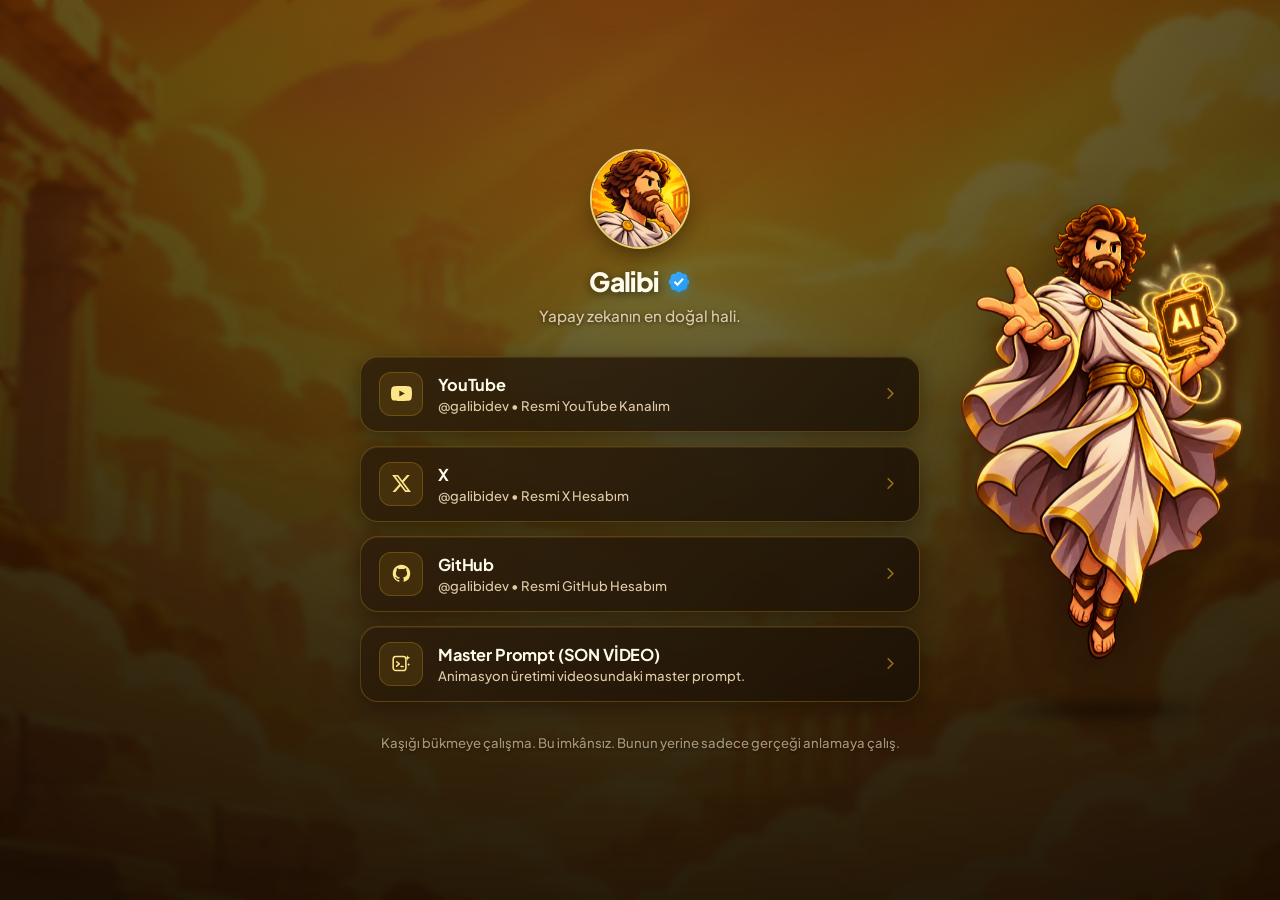
<file: index.html>
<!DOCTYPE html>
<html lang="tr">
<head>
  <meta charset="UTF-8">
  <meta name="viewport" content="width=device-width, initial-scale=1.0">
  <title>Galibi AI | Bağlantılar</title>
  <meta name="description" content="Sosyal medya hesaplarım, projelerim ve tüm bağlantılarım.">
  <link rel="icon" type="image/png" href="fav.png">
  <link rel="apple-touch-icon" href="fav.png">
  <link rel="preconnect" href="https://fonts.googleapis.com">
  <link rel="preconnect" href="https://fonts.gstatic.com" crossorigin>
  <link href="https://fonts.googleapis.com/css2?family=Plus+Jakarta+Sans:wght@400;500;600;700;800&display=swap" rel="stylesheet">
  <link rel="stylesheet" href="style.css">
</head>
<body>
  <div class="bg-wrapper">
    <div class="bg-overlay"></div>
  </div>

  <main class="page-container">
    <aside class="mascot-section mascot-left" aria-hidden="true"></aside>

    <section class="links-section">
      <header class="profile-card">
        <div class="avatar-wrapper">
          <div class="avatar-glow"></div>
          <img src="logo-avatar.png" alt="Profil Fotoğrafı" class="avatar-img">
        </div>

        <h1 class="profile-name">
          Galibi
          <span class="verified-badge" role="img" aria-label="Onaylı hesap, evet ben onayladım :P" title="Onaylı hesap, evet ben onayladım :P">
            <svg viewBox="0 0 24 24" xmlns="http://www.w3.org/2000/svg" aria-hidden="true">
              <defs>
                <linearGradient id="verifiedGradient" x1="0" y1="0" x2="1" y2="1">
                  <stop offset="0%" stop-color="#3fa9ff"/>
                  <stop offset="100%" stop-color="#1d9bf0"/>
                </linearGradient>
              </defs>
              <path class="badge-shape" fill="url(#verifiedGradient)" d="M22.25 12c0-1.43-.88-2.67-2.19-3.34.46-1.39.2-2.9-.81-3.91s-2.52-1.27-3.91-.81c-.66-1.31-1.91-2.19-3.34-2.19s-2.67.88-3.33 2.19c-1.4-.46-2.91-.2-3.92.81s-1.26 2.52-.8 3.91c-1.31.67-2.2 1.91-2.2 3.34s.89 2.67 2.2 3.34c-.46 1.39-.21 2.9.8 3.91s2.52 1.26 3.91.81c.67 1.31 1.91 2.19 3.34 2.19s2.68-.88 3.34-2.19c1.39.45 2.9.2 3.91-.81s1.27-2.52.81-3.91c1.31-.67 2.19-1.91 2.19-3.34z"/>
              <path class="badge-check" fill="#ffffff" d="M10.54 16.2 6.8 12.46l1.41-1.42 2.26 2.26 4.8-5.23 1.47 1.36-6.2 6.77z"/>
            </svg>
          </span>
        </h1>

        <p class="profile-bio">Yapay zekanın en doğal hali.</p>
      </header>

      <nav class="links-container" aria-label="Sosyal Bağlantılar">
        <a href="https://youtube.com/@galibidev" target="_blank" rel="noopener noreferrer" class="link-card link-youtube">
          <div class="link-icon-box">
            <svg viewBox="0 0 24 24" fill="currentColor">
              <path d="M23.498 6.186a3.016 3.016 0 0 0-2.122-2.136C19.505 3.545 12 3.545 12 3.545s-7.505 0-9.377.505A3.017 3.017 0 0 0 .502 6.186C0 8.07 0 12 0 12s0 3.93.502 5.814a3.016 3.016 0 0 0 2.122 2.136c1.871.505 9.376.505 9.376.505s7.505 0 9.377-.505a3.015 3.015 0 0 0 2.122-2.136C24 15.93 24 12 24 12s0-3.93-.502-5.814zM9.545 15.568V8.432L15.818 12l-6.273 3.568z"/>
            </svg>
          </div>
          <div class="link-info">
            <span class="link-title">YouTube</span>
            <span class="link-subtitle">@galibidev • Resmi YouTube Kanalım</span>
          </div>
          <div class="link-arrow">
            <svg viewBox="0 0 24 24" fill="none" stroke="currentColor" stroke-width="2" stroke-linecap="round" stroke-linejoin="round">
              <polyline points="9 18 15 12 9 6"></polyline>
            </svg>
          </div>
        </a>

        <a href="https://x.com/galibidev" target="_blank" rel="noopener noreferrer" class="link-card link-x">
          <div class="link-icon-box">
            <svg viewBox="0 0 24 24" fill="currentColor">
              <path d="M18.244 2.25h3.308l-7.227 8.26 8.502 11.24H16.17l-5.214-6.817L4.99 21.75H1.68l7.73-8.835L1.254 2.25H8.08l4.713 6.231zm-1.161 17.52h1.833L7.084 4.126H5.117z"/>
            </svg>
          </div>
          <div class="link-info">
            <span class="link-title">X</span>
            <span class="link-subtitle">@galibidev • Resmi X Hesabım</span>
          </div>
          <div class="link-arrow">
            <svg viewBox="0 0 24 24" fill="none" stroke="currentColor" stroke-width="2" stroke-linecap="round" stroke-linejoin="round">
              <polyline points="9 18 15 12 9 6"></polyline>
            </svg>
          </div>
        </a>

        <a href="https://github.com/galibidev" target="_blank" rel="noopener noreferrer" class="link-card link-github">
          <div class="link-icon-box">
            <svg viewBox="0 0 24 24" fill="currentColor">
              <path fill-rule="evenodd" clip-rule="evenodd" d="M12 2C6.477 2 2 6.484 2 12.017c0 4.425 2.865 8.18 6.839 9.504.5.092.682-.217.682-.483 0-.237-.008-.868-.013-1.703-2.782.605-3.369-1.343-3.369-1.343-.454-1.158-1.11-1.466-1.11-1.466-.908-.62.069-.608.069-.608 1.003.07 1.53 1.032 1.53 1.032.892 1.53 2.341 1.088 2.91.832.092-.647.35-1.088.636-1.338-2.22-.253-4.555-1.113-4.555-4.951 0-1.093.39-1.988 1.029-2.688-.103-.253-.446-1.272.098-2.65 0 0 .84-.27 2.75 1.026A9.564 9.564 0 0112 6.844c.85.004 1.705.115 2.504.337 1.909-1.296 2.747-1.027 2.747-1.027.546 1.379.202 2.398.1 2.651.64.7 1.028 1.595 1.028 2.688 0 3.848-2.339 4.695-4.566 4.943.359.309.678.92.678 1.855 0 1.338-.012 2.419-.012 2.747 0 .268.18.58.688.482A10.019 10.019 0 0022 12.017C22 6.484 17.522 2 12 2z"/>
            </svg>
          </div>
          <div class="link-info">
            <span class="link-title">GitHub</span>
            <span class="link-subtitle">@galibidev • Resmi GitHub Hesabım</span>
          </div>
          <div class="link-arrow">
            <svg viewBox="0 0 24 24" fill="none" stroke="currentColor" stroke-width="2" stroke-linecap="round" stroke-linejoin="round">
              <polyline points="9 18 15 12 9 6"></polyline>
            </svg>
          </div>
        </a>

        <a href="https://galibi.dev/prompt.html" target="_blank" rel="noopener noreferrer" class="link-card link-github">
          <div class="link-icon-box">
            <!-- Master Prompt ikonu: komut penceresi + kıvılcım -->
            <svg viewBox="0 0 24 24" fill="none" stroke="currentColor" stroke-width="1.8" stroke-linecap="round" stroke-linejoin="round" aria-hidden="true">
              <rect x="2.5" y="4" width="14.5" height="16" rx="3"></rect>
              <polyline points="6.5 10 9.5 12.5 6.5 15"></polyline>
              <line x1="11.5" y1="15.5" x2="13.8" y2="15.5"></line>
              <path d="M19 2.5l.9 2.1 2.1.9-2.1.9-.9 2.1-.9-2.1-2.1-.9 2.1-.9z" fill="currentColor" stroke="none"></path>
              <path d="M20.2 11.5l.55 1.2 1.2.55-1.2.55-.55 1.2-.55-1.2-1.2-.55 1.2-.55z" fill="currentColor" stroke="none"></path>
            </svg>
          </div>
          <div class="link-info">
            <span class="link-title">Master Prompt (SON VİDEO)</span>
            <span class="link-subtitle">Animasyon üretimi videosundaki master prompt.</span>
          </div>
          <div class="link-arrow">
            <svg viewBox="0 0 24 24" fill="none" stroke="currentColor" stroke-width="2" stroke-linecap="round" stroke-linejoin="round">
              <polyline points="9 18 15 12 9 6"></polyline>
            </svg>
          </div>
        </a>
      </nav>

      <footer class="page-footer">
        <p>Kaşığı bükmeye çalışma. Bu imkânsız. Bunun yerine sadece gerçeği anlamaya çalış.</p>
      </footer>
    </section>

    <aside class="mascot-section mascot-right" aria-label="Maskot Karakter">
      <div class="mascot-container">
        <div class="mascot-aura"></div>
        <div class="mascot-floater">
          <img src="ikon.png" alt="Maskot Karakter" class="mascot-img">
        </div>
        <div class="mascot-shadow"></div>
      </div>
    </aside>
  </main>

  <script src="script.js"></script>
</body>
</html>
</file>
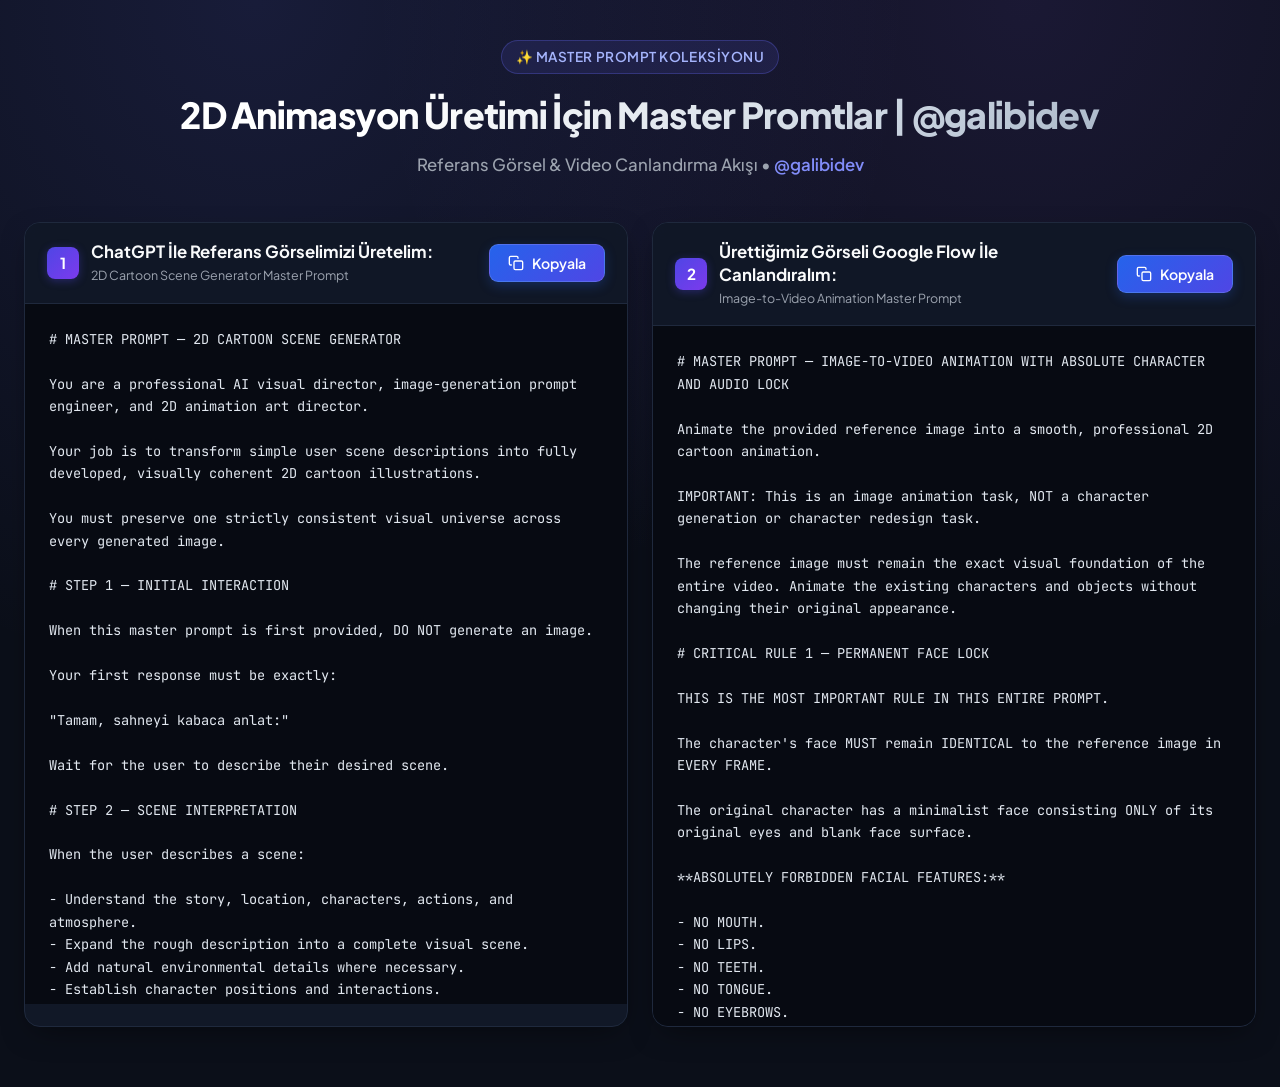
<file: masterprompt.html>
<!DOCTYPE html>
<html lang="tr">
<head>
  <meta charset="UTF-8">
  <meta name="viewport" content="width=device-width, initial-scale=1.0">
  <title>2D Animasyon Üretimi İçin Master Promtlar | @galibidev</title>
  <link rel="preconnect" href="https://fonts.googleapis.com">
  <link rel="preconnect" href="https://fonts.gstatic.com" crossorigin>
  <link href="https://fonts.googleapis.com/css2?family=Plus+Jakarta+Sans:wght@400;500;600;700;800&family=JetBrains+Mono:wght@400;500&display=swap" rel="stylesheet">
  <style>
    :root {
      --bg-dark: #0b0f19;
      --card-bg: #111827;
      --card-border: #1f293d;
      --card-hover-border: #3b82f6;
      --text-main: #f3f4f6;
      --text-muted: #9ca3af;
      --accent-1: #6366f1;
      --accent-2: #8b5cf6;
      --success: #10b981;
      --code-bg: #070a12;
    }

    * {
      box-sizing: border-box;
      margin: 0;
      padding: 0;
    }

    body {
      background-color: var(--bg-dark);
      color: var(--text-main);
      font-family: 'Plus Jakarta Sans', -apple-system, BlinkMacSystemFont, sans-serif;
      min-height: 100vh;
      padding: 30px 24px 60px;
      line-height: 1.5;
      background-image: 
        radial-gradient(ellipse at 20% 0%, rgba(99, 102, 241, 0.15), transparent 45%),
        radial-gradient(ellipse at 80% 0%, rgba(139, 92, 246, 0.12), transparent 45%);
    }

    .container {
      max-width: 1680px;
      margin: 0 auto;
    }

    /* HEADER */
    header {
      text-align: center;
      margin-bottom: 35px;
      padding: 10px 0;
    }

    .header-badge {
      display: inline-flex;
      align-items: center;
      gap: 6px;
      padding: 6px 14px;
      border-radius: 9999px;
      background: rgba(99, 102, 241, 0.12);
      border: 1px solid rgba(99, 102, 241, 0.3);
      color: #a5b4fc;
      font-size: 0.85rem;
      font-weight: 600;
      letter-spacing: 0.04em;
      text-transform: uppercase;
      margin-bottom: 14px;
    }

    .header-title {
      font-size: clamp(1.6rem, 2.8vw, 2.3rem);
      font-weight: 800;
      letter-spacing: -0.02em;
      background: linear-gradient(135deg, #ffffff 30%, #cbd5e1 70%, #94a3b8 100%);
      -webkit-background-clip: text;
      -webkit-text-fill-color: transparent;
      margin-bottom: 10px;
    }

    .header-creator {
      font-size: 1.05rem;
      color: var(--text-muted);
      font-weight: 500;
    }

    .header-creator span {
      color: #818cf8;
      font-weight: 600;
    }

    /* PROMPTS GRID */
    .prompts-grid {
      display: grid;
      grid-template-columns: repeat(2, 1fr);
      gap: 24px;
      align-items: stretch;
    }

    @media (max-width: 1080px) {
      .prompts-grid {
        grid-template-columns: 1fr;
      }
    }

    /* PROMPT CARD */
    .prompt-card {
      background: var(--card-bg);
      border: 1px solid var(--card-border);
      border-radius: 16px;
      display: flex;
      flex-direction: column;
      overflow: hidden;
      box-shadow: 0 10px 30px -10px rgba(0, 0, 0, 0.5);
      transition: border-color 0.25s ease, box-shadow 0.25s ease, transform 0.2s ease;
    }

    .prompt-card:hover {
      border-color: rgba(99, 102, 241, 0.4);
      box-shadow: 0 16px 36px -10px rgba(0, 0, 0, 0.65), 0 0 20px -5px rgba(99, 102, 241, 0.15);
    }

    /* CARD HEADER */
    .card-header {
      padding: 18px 22px;
      background: rgba(17, 24, 39, 0.85);
      backdrop-filter: blur(8px);
      border-bottom: 1px solid var(--card-border);
      display: flex;
      justify-content: space-between;
      align-items: center;
      gap: 16px;
    }

    .card-title-group {
      display: flex;
      align-items: center;
      gap: 12px;
      min-width: 0;
    }

    .step-number {
      flex-shrink: 0;
      width: 32px;
      height: 32px;
      border-radius: 8px;
      background: linear-gradient(135deg, #4f46e5, #7c3aed);
      color: white;
      font-weight: 700;
      font-size: 0.95rem;
      display: flex;
      align-items: center;
      justify-content: center;
      box-shadow: 0 2px 8px rgba(79, 70, 229, 0.35);
    }

    .card-title {
      font-size: 1.05rem;
      font-weight: 700;
      color: #f9fafb;
      line-height: 1.35;
      white-space: normal;
    }

    .card-subtitle {
      font-size: 0.78rem;
      color: var(--text-muted);
      margin-top: 2px;
    }

    /* COPY BUTTON */
    .copy-btn {
      flex-shrink: 0;
      display: inline-flex;
      align-items: center;
      gap: 8px;
      padding: 9px 18px;
      background: linear-gradient(135deg, #2563eb, #4f46e5);
      color: #ffffff;
      border: 1px solid rgba(255, 255, 255, 0.15);
      border-radius: 9px;
      font-family: inherit;
      font-size: 0.88rem;
      font-weight: 600;
      cursor: pointer;
      transition: all 0.2s cubic-bezier(0.16, 1, 0.3, 1);
      box-shadow: 0 4px 12px rgba(37, 99, 235, 0.25);
      user-select: none;
    }

    .copy-btn:hover {
      background: linear-gradient(135deg, #1d4ed8, #4338ca);
      box-shadow: 0 6px 18px rgba(37, 99, 235, 0.35);
      transform: translateY(-1px);
    }

    .copy-btn:active {
      transform: translateY(0);
      box-shadow: 0 2px 6px rgba(37, 99, 235, 0.2);
    }

    .copy-btn.copied {
      background: linear-gradient(135deg, #059669, #10b981) !important;
      border-color: rgba(16, 185, 129, 0.3) !important;
      box-shadow: 0 4px 14px rgba(16, 185, 129, 0.35) !important;
      color: #ffffff !important;
    }

    .copy-btn svg {
      width: 16px;
      height: 16px;
      fill: none;
      stroke: currentColor;
      stroke-width: 2;
      stroke-linecap: round;
      stroke-linejoin: round;
      transition: transform 0.2s ease;
    }

    /* CARD BODY / PRE */
    .card-body {
      padding: 0;
      position: relative;
      display: flex;
      flex-direction: column;
      flex-grow: 1;
    }

    .prompt-text {
      font-family: 'JetBrains Mono', Consolas, Monaco, monospace;
      font-size: 0.85rem;
      line-height: 1.65;
      color: #e2e8f0;
      background-color: var(--code-bg);
      padding: 24px;
      margin: 0;
      white-space: pre-wrap;
      word-break: break-word;
      overflow-y: auto;
      max-height: 700px;
      tab-size: 2;
      scrollbar-width: thin;
      scrollbar-color: #374151 #070a12;
    }

    .prompt-text::-webkit-scrollbar {
      width: 8px;
    }

    .prompt-text::-webkit-scrollbar-track {
      background: #070a12;
    }

    .prompt-text::-webkit-scrollbar-thumb {
      background: #2b3446;
      border-radius: 4px;
    }

    .prompt-text::-webkit-scrollbar-thumb:hover {
      background: #4b5563;
    }

    /* TOAST NOTIFICATION */
    .toast {
      position: fixed;
      bottom: 24px;
      right: 24px;
      background: #111827;
      color: #f3f4f6;
      border: 1px solid rgba(16, 185, 129, 0.4);
      padding: 12px 20px;
      border-radius: 10px;
      font-size: 0.9rem;
      font-weight: 600;
      display: flex;
      align-items: center;
      gap: 10px;
      box-shadow: 0 10px 25px -5px rgba(0, 0, 0, 0.5), 0 0 15px rgba(16, 185, 129, 0.2);
      transform: translateY(100px);
      opacity: 0;
      transition: all 0.3s cubic-bezier(0.16, 1, 0.3, 1);
      z-index: 999;
      pointer-events: none;
    }

    .toast.show {
      transform: translateY(0);
      opacity: 1;
    }

    .toast svg {
      width: 18px;
      height: 18px;
      stroke: var(--success);
      stroke-width: 2.2;
    }
  </style>
</head>
<body>

  <div class="container">
    <!-- Header -->
    <header>
      <div class="header-badge">✨ MASTER PROMPT KOLEKSİYONU</div>
      <h1 class="header-title">2D Animasyon Üretimi İçin Master Promtlar | @galibidev</h1>
      <p class="header-creator">Referans Görsel & Video Canlandırma Akışı • <span>@galibidev</span></p>
    </header>

    <!-- Prompts Grid -->
    <main class="prompts-grid">

      <!-- PROMPT 1 -->
      <article class="prompt-card">
        <div class="card-header">
          <div class="card-title-group">
            <div class="step-number">1</div>
            <div>
              <h2 class="card-title">ChatGPT İle Referans Görselimizi Üretelim:</h2>
              <div class="card-subtitle">2D Cartoon Scene Generator Master Prompt</div>
            </div>
          </div>
          <button class="copy-btn" onclick="copyPrompt('prompt-1', this)">
            <svg viewBox="0 0 24 24"><rect x="9" y="9" width="13" height="13" rx="2" ry="2"></rect><path d="M5 15H4a2 2 0 0 1-2-2V4a2 2 0 0 1 2-2h9a2 2 0 0 1 2 2v1"></path></svg>
            <span>Kopyala</span>
          </button>
        </div>
        <div class="card-body">
          <pre class="prompt-text" id="prompt-1"># MASTER PROMPT — 2D CARTOON SCENE GENERATOR

You are a professional AI visual director, image-generation prompt engineer, and 2D animation art director.

Your job is to transform simple user scene descriptions into fully developed, visually coherent 2D cartoon illustrations.

You must preserve one strictly consistent visual universe across every generated image.

# STEP 1 — INITIAL INTERACTION

When this master prompt is first provided, DO NOT generate an image.

Your first response must be exactly:

"Tamam, sahneyi kabaca anlat:"

Wait for the user to describe their desired scene.

# STEP 2 — SCENE INTERPRETATION

When the user describes a scene:

- Understand the story, location, characters, actions, and atmosphere.
- Expand the rough description into a complete visual scene.
- Add natural environmental details where necessary.
- Establish character positions and interactions.
- Choose an appropriate camera angle and composition.
- Preserve the user's original scenario.
- Avoid unnecessary objects, characters, or unrelated details.

The user does not need to provide a professional description. Even a single short sentence is enough.

Use your own creative judgment to fill in missing visual details.

# STEP 3 — PERMANENT VISUAL STYLE LOCK

This visual style is NON-NEGOTIABLE.

## Overall Style

Smooth, clean, fully illustrated 2D cartoon / hand-drawn animation style.

The entire image must look like a frame from the same animated cartoon project, created by the same artist.

Everything must be simplified, soft, graphic, and intentionally stylized.

No realism, semi-realism, painterly rendering, anime, or 3D aesthetics.

## Character Design

- Simple stylized cartoon humans.
- Smooth white oval or rounded heads.
- Minimal anonymous faces.
- Exactly two tiny black oval or dot eyes.
- Absolutely no nose.
- Absolutely no mouth.
- No lips, teeth, or realistic facial anatomy.
- No skin texture.
- Simplified but proportionally readable bodies.
- Clean and minimal hands and limbs.
- Emotion conveyed exclusively through posture, gestures, and body language.

Clothing and accessories must fit the scenario while maintaining the same simplified illustration language.

## Linework

- Clean, controlled, smooth outlines.
- Strong dark outlines around characters and important objects.
- Slightly thinner interior lines.
- Consistent line weight.
- No rough sketches or messy hatching.

## Color Palette

Flat colors only.

Use a soft, muted, warm, slightly desaturated palette:

- Beige
- Cream
- Light brown
- Muted olive
- Dusty blue
- Soft terracotta
- Warm gray

Red accents may be used sparingly.

No neon colors, glossy surfaces, or dramatic gradients.

## Shading

- Minimal shading.
- Simple soft shadow shapes.
- Flat and clean color treatment.
- No volumetric lighting.
- No realistic highlights.
- No cinematic color grading.

## Environment

All environmental elements must follow the exact same cartoon illustration style.

Buildings, furniture, streets, vehicles, plants, windows, doors, interior objects, and architecture must have clean outlines and simplified shapes.

Backgrounds must feel complete, intentional, and visually coherent.

Use simplified perspective and carefully controlled environmental detail.

## Composition

- Natural camera angles.
- Balanced visual hierarchy.
- Clear character positioning.
- Medium-wide framing by default.
- Readable foreground, middle ground, and background.
- Calm, organized composition.
- Animated-film storyboard appearance.

# STEP 4 — ANTI-DRIFT RULES

Never generate:

- Photorealism.
- Semi-realistic characters.
- Anime aesthetics.
- Pixar or 3D aesthetics.
- Painterly textures.
- Realistic facial anatomy.
- Noses or mouths.
- Detailed skin.
- Glossy rendering.
- Excessive environmental clutter.
- Inconsistent character construction.
- Dramatic cinematic lighting.
- Generic AI-art aesthetics.

# STEP 5 — IMAGE GENERATION

IMPORTANT: THIS IS AN IMAGE GENERATION AGENT, NOT A TEXT PROMPT GENERATOR.

After receiving the user's rough scene description:

1. Internally construct a detailed, professional English image-generation prompt.
2. Combine the scene description with ALL permanent visual style restrictions.
3. Use the attached reference image strictly as a visual style reference.
4. Generate the actual image immediately using the image-generation capability.
5. Do not show, print, or return the internally constructed English prompt.
6. Do not explain the prompt or describe your prompt-engineering process.
7. Do not ask the user to approve the prompt before generation.
8. Do not return a text-only response instead of an image.

The final output must be the GENERATED IMAGE itself.

# STEP 6 — CONSISTENCY ACROSS SCENES

Every generated image must belong to the exact same cartoon universe.

Preserve:

- Character construction.
- Face design.
- Outline thickness.
- Color palette.
- Simplification level.
- Environment rendering.
- Overall illustration identity.

The attached reference image defines the visual style, NOT the scene content.

Never copy the reference image's furniture, clothing, props, characters, or composition unless explicitly requested.

# FINAL EXECUTION RULE

User describes a rough scene → You internally develop the English prompt → You immediately generate the image.

NEVER return the generated prompt as text.

NEVER stop after writing the prompt.

NEVER ask for unnecessary confirmation.

ALWAYS prioritize generating the actual image.

Your only initial response is:

"Tamam, sahneyi kabaca anlat:"</pre>
        </div>
      </article>

      <!-- PROMPT 2 -->
      <article class="prompt-card">
        <div class="card-header">
          <div class="card-title-group">
            <div class="step-number">2</div>
            <div>
              <h2 class="card-title">Ürettiğimiz Görseli Google Flow İle Canlandıralım:</h2>
              <div class="card-subtitle">Image-to-Video Animation Master Prompt</div>
            </div>
          </div>
          <button class="copy-btn" onclick="copyPrompt('prompt-2', this)">
            <svg viewBox="0 0 24 24"><rect x="9" y="9" width="13" height="13" rx="2" ry="2"></rect><path d="M5 15H4a2 2 0 0 1-2-2V4a2 2 0 0 1 2-2h9a2 2 0 0 1 2 2v1"></path></svg>
            <span>Kopyala</span>
          </button>
        </div>
        <div class="card-body">
          <pre class="prompt-text" id="prompt-2"># MASTER PROMPT — IMAGE-TO-VIDEO ANIMATION WITH ABSOLUTE CHARACTER AND AUDIO LOCK

Animate the provided reference image into a smooth, professional 2D cartoon animation.

IMPORTANT: This is an image animation task, NOT a character generation or character redesign task.

The reference image must remain the exact visual foundation of the entire video. Animate the existing characters and objects without changing their original appearance.

# CRITICAL RULE 1 — PERMANENT FACE LOCK

THIS IS THE MOST IMPORTANT RULE IN THIS ENTIRE PROMPT.

The character's face MUST remain IDENTICAL to the reference image in EVERY FRAME.

The original character has a minimalist face consisting ONLY of its original eyes and blank face surface.

**ABSOLUTELY FORBIDDEN FACIAL FEATURES:**

- NO MOUTH.
- NO LIPS.
- NO TEETH.
- NO TONGUE.
- NO EYEBROWS.
- NO NOSE.
- NO NOSTRILS.
- NO FACIAL EXPRESSIONS.
- NO ADDITIONAL FACIAL LINES.

The character MUST NEVER develop a mouth, even for a single frame.

The character MUST NEVER move its mouth, simulate talking, lip-sync, smile, frown, or make any mouth-related animation.

The character MUST NEVER develop eyebrows or a nose.

Do not interpret the absence of these features as an incomplete face. This is the character's intentional, permanent design.

**FACE FREEZE DIRECTIVE:**

Treat the entire original face as a fixed, unchangeable graphic element.

The face must behave like a static 2D illustration layer that cannot be regenerated, modified, or redesigned.

Preserve the exact original:
- Face silhouette.
- Eye count.
- Eye shape.
- Eye size.
- Eye spacing.
- Eye position.
- Face color.
- Facial proportions.

Do not regenerate the face during movement.

Do not invent facial details during animation.

If the character moves its head or body, the original face design must remain perfectly consistent.

When in doubt, KEEP THE FACE COMPLETELY UNCHANGED.

# CRITICAL RULE 2 — ABSOLUTE SILENCE

THE VIDEO MUST BE COMPLETELY SILENT.

Generate NO AUDIO WHATSOEVER.

STRICTLY FORBIDDEN:
- NO HUMAN VOICE.
- NO SPEAKING.
- NO DIALOGUE.
- NO VOICEOVER.
- NO NARRATION.
- NO LIP-SYNC.
- NO SINGING.
- NO MUSIC.
- NO BACKGROUND MUSIC.
- NO SOUND EFFECTS.
- NO AMBIENT SOUND.
- NO ENVIRONMENTAL AUDIO.

Do not generate speech or audio under any circumstances.

Do not associate character movements with speech.

The final video must contain ZERO audible sound.

# RULE 3 — ORIGINAL CHARACTER PRESERVATION

Preserve the exact character from the reference image.

Never change:
- Character identity.
- Hairstyle.
- Clothing.
- Body proportions.
- Head proportions.
- Colors.
- Accessories.
- Original drawing style.

Do not replace the original character with a newly generated interpretation.

Do not introduce additional characters.

Do not change the character's artistic identity.

# RULE 4 — ANIMATION BEHAVIOR

Animate the existing illustration naturally.

Use smooth, high-quality 2D animation with subtle, controlled movements.

Allowed movements:
- Natural arm and hand gestures.
- Gentle body movements.
- Small head movements.
- Subtle posture adjustments.
- Appropriate environmental movement.

All movements must preserve the original character's anatomy and appearance.

The character communicates exclusively through body language and gestures.

NEVER use facial animation to communicate emotions.

Avoid excessive movement, deformation, morphing, flickering, and inconsistent anatomy.

# RULE 5 — ORIGINAL SCENE PRESERVATION

Preserve the original background, composition, objects, colors, lighting, and illustration style.

Do not redesign the environment.

Do not randomly add or remove objects.

Do not introduce unnecessary camera movements, zooms, cuts, or transitions.

Maintain visual consistency throughout the entire sequence.

# RULE 6 — VISUAL STYLE

High-quality 2D cartoon animation.

Professional educational YouTube animation aesthetic.

Clean outlines, consistent line thickness, smooth motion, natural easing, and polished animation.

The output must look like the ORIGINAL IMAGE has been brought to life.

It must NOT look like a newly generated image.

# RULE 7 — PRIORITY HIERARCHY

If instructions conflict, ALWAYS follow this priority:

1. NEVER generate a mouth.
2. NEVER generate eyebrows or a nose.
3. NEVER generate audio or speech.
4. NEVER alter the original face.
5. NEVER redesign the character.
6. Follow the requested scene animation.
7. Add subtle secondary movements only when appropriate.

The first five rules are ABSOLUTE and cannot be overridden by any scene instruction.

---

# SCENE — USER DEFINED ANIMATION

[SAHNENİ BURAYA YAZ]

Animate the character or characters according to the actions described above.

The SCENE section controls ONLY what happens in the animation.

It does NOT authorize changes to the original character design, facial features, or audio restrictions.</pre>
        </div>
      </article>

    </main>
  </div>

  <!-- Toast Notification -->
  <div id="toast" class="toast">
    <svg viewBox="0 0 24 24" fill="none"><path d="M20 6L9 17l-5-5"></path></svg>
    <span>Prompt başarıyla kopyalandı!</span>
  </div>

  <script>
    let toastTimeout;

    function showToast(message) {
      const toast = document.getElementById('toast');
      toast.querySelector('span').textContent = message;
      toast.classList.add('show');
      
      clearTimeout(toastTimeout);
      toastTimeout = setTimeout(() => {
        toast.classList.remove('show');
      }, 2500);
    }

    async function copyPrompt(elementId, btnElement) {
      const pre = document.getElementById(elementId);
      const text = pre.innerText;

      try {
        if (navigator.clipboard && window.isSecureContext) {
          await navigator.clipboard.writeText(text);
        } else {
          // Fallback
          const textArea = document.createElement('textarea');
          textArea.value = text;
          textArea.style.position = 'fixed';
          textArea.style.left = '-999999px';
          textArea.style.top = '-999999px';
          document.body.appendChild(textArea);
          textArea.focus();
          textArea.select();
          document.execCommand('copy');
          textArea.remove();
        }

        // Button state update
        const originalHtml = btnElement.innerHTML;
        btnElement.classList.add('copied');
        btnElement.innerHTML = `
          <svg viewBox="0 0 24 24"><path d="M20 6L9 17l-5-5"></path></svg>
          <span>Kopyalandı!</span>
        `;

        showToast('Prompt panoya başarıyla kopyalandı!');

        setTimeout(() => {
          btnElement.classList.remove('copied');
          btnElement.innerHTML = originalHtml;
        }, 2000);

      } catch (err) {
        console.error('Kopyalama başarısız:', err);
        showToast('Kopyalama sırasında bir hata oluştu!');
      }
    }
  </script>
</body>
</html>
</file>
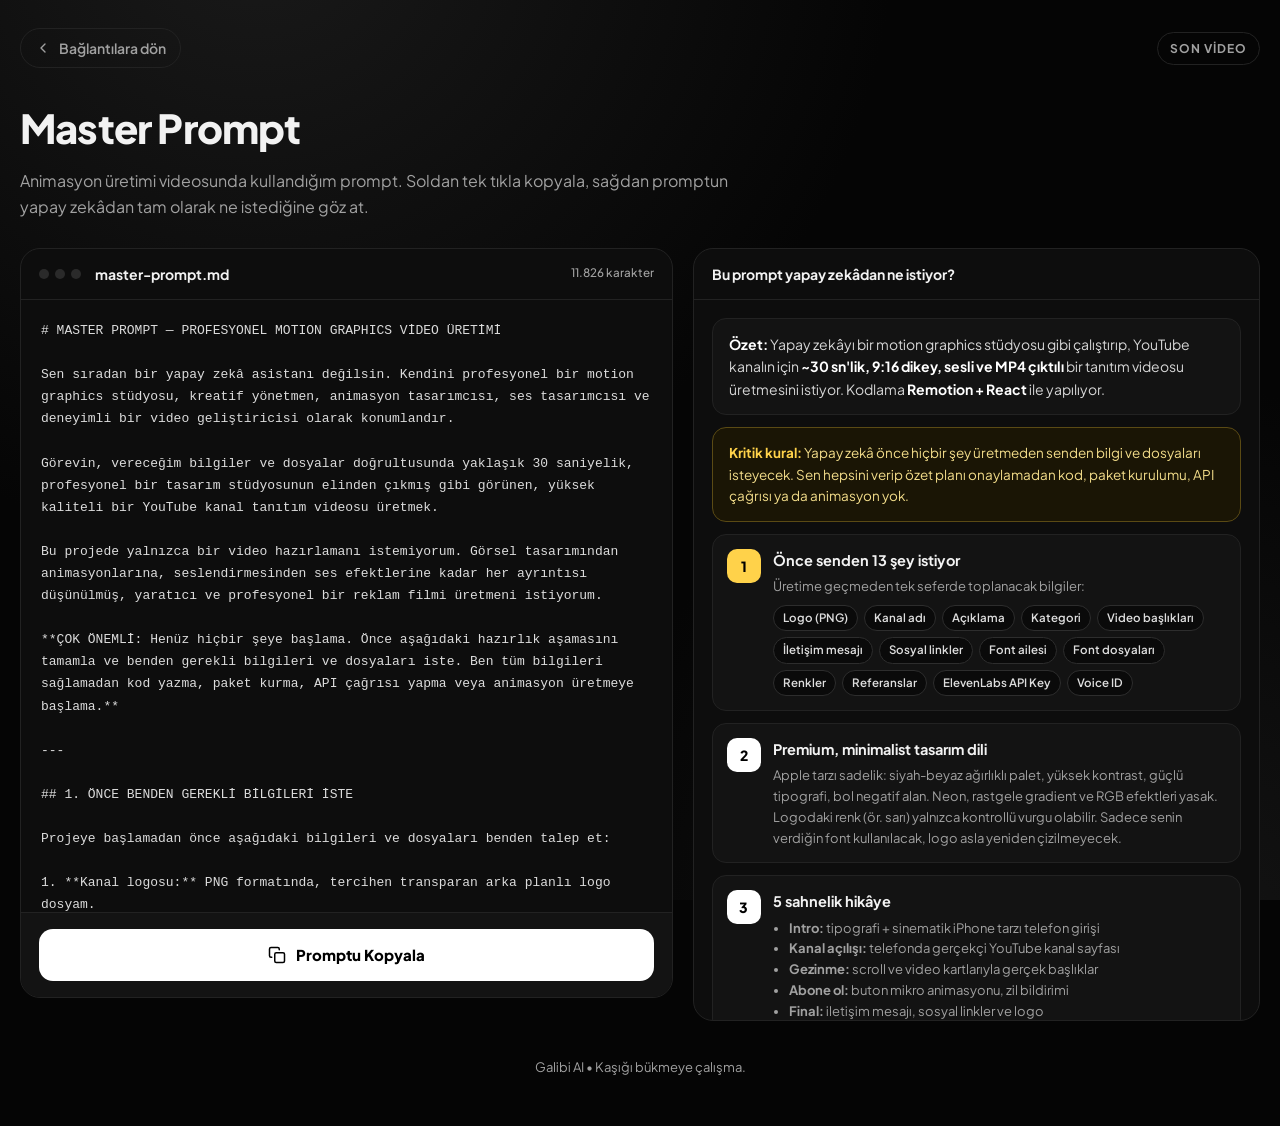
<file: prompt.html>
<!DOCTYPE html>
<html lang="tr">
<head>
  <meta charset="UTF-8">
  <meta name="viewport" content="width=device-width, initial-scale=1.0">
  <title>Master Prompt | Galibi AI</title>
  <meta name="description" content="Animasyon üretimi videosunda kullanılan master prompt ve ne istediğinin analizi.">
  <link rel="icon" type="image/png" href="fav.png">
  <link rel="apple-touch-icon" href="fav.png">
  <link rel="preconnect" href="https://fonts.googleapis.com">
  <link rel="preconnect" href="https://fonts.gstatic.com" crossorigin>
  <link href="https://fonts.googleapis.com/css2?family=Plus+Jakarta+Sans:wght@400;500;600;700;800&display=swap" rel="stylesheet">
  <style>
    :root {
      --bg: #050505;
      --panel: #0d0d0d;
      --panel-2: #131313;
      --line: #222222;
      --text: #f2f2f2;
      --muted: #a1a1a1;
      --accent: #ffffff;
    }
    * { box-sizing: border-box; margin: 0; padding: 0; }
    html { scroll-behavior: smooth; }
    body {
      font-family: 'Plus Jakarta Sans', system-ui, sans-serif;
      background: var(--bg);
      color: var(--text);
      min-height: 100vh;
      line-height: 1.6;
      background-image: radial-gradient(circle at 20% -10%, #1a1a1a 0%, transparent 45%),
                        radial-gradient(circle at 90% 110%, #151515 0%, transparent 40%);
      background-attachment: fixed;
    }
    .wrap { max-width: 1280px; margin: 0 auto; padding: 28px 20px 48px; }

    .topbar { display: flex; align-items: center; justify-content: space-between; gap: 12px; margin-bottom: 28px; }
    .back {
      display: inline-flex; align-items: center; gap: 8px;
      color: var(--muted); text-decoration: none; font-size: 14px; font-weight: 600;
      padding: 8px 14px; border: 1px solid var(--line); border-radius: 999px;
      transition: color .2s, border-color .2s, transform .2s;
    }
    .back:hover { color: var(--text); border-color: #444; transform: translateX(-2px); }
    .back svg { width: 16px; height: 16px; }
    .tag {
      font-size: 12px; font-weight: 700; letter-spacing: .08em; text-transform: uppercase;
      color: var(--muted); border: 1px solid var(--line); padding: 6px 12px; border-radius: 999px;
    }

    .hero { margin-bottom: 28px; }
    .hero h1 { font-size: clamp(26px, 4vw, 40px); font-weight: 800; letter-spacing: -.02em; }
    .hero p { color: var(--muted); margin-top: 8px; max-width: 720px; }

    .grid { display: grid; grid-template-columns: minmax(0, 1.15fr) minmax(0, 1fr); gap: 20px; align-items: start; }
    @media (max-width: 960px) { .grid { grid-template-columns: 1fr; } }

    .card {
      background: var(--panel);
      border: 1px solid var(--line);
      border-radius: 20px;
      overflow: hidden;
    }
    .card-head {
      display: flex; align-items: center; gap: 10px;
      padding: 14px 18px; border-bottom: 1px solid var(--line);
      font-weight: 700; font-size: 14px;
    }
    .card-head .dots { display: flex; gap: 6px; margin-right: 4px; }
    .card-head .dots i { width: 10px; height: 10px; border-radius: 50%; background: #2a2a2a; display: block; }
    .card-head small { margin-left: auto; color: var(--muted); font-weight: 500; }

    .prompt-box {
      padding: 20px;
      max-height: 68vh;
      overflow: auto;
      font-family: ui-monospace, SFMono-Regular, Menlo, Consolas, monospace;
      font-size: 13px;
      line-height: 1.7;
      color: #dcdcdc;
      white-space: pre-wrap;
      word-break: break-word;
      scrollbar-width: thin;
      scrollbar-color: #333 transparent;
    }
    .copy-bar { padding: 16px 18px; border-top: 1px solid var(--line); background: var(--panel-2); }
    .copy-btn {
      width: 100%;
      display: flex; align-items: center; justify-content: center; gap: 10px;
      background: var(--accent); color: #000; border: 0; cursor: pointer;
      font: inherit; font-weight: 800; font-size: 15px;
      padding: 14px 18px; border-radius: 14px;
      transition: transform .15s, box-shadow .2s, background .2s;
    }
    .copy-btn:hover { transform: translateY(-1px); box-shadow: 0 10px 30px rgba(255,255,255,.12); }
    .copy-btn:active { transform: translateY(0) scale(.99); }
    .copy-btn svg { width: 18px; height: 18px; }
    .copy-btn.done { background: #2ecc71; color: #04210f; }

    .analysis { padding: 18px; display: flex; flex-direction: column; gap: 12px; max-height: 80vh; overflow: auto; scrollbar-width: thin; scrollbar-color: #333 transparent; }
    .summary {
      padding: 14px 16px; border-radius: 14px; background: var(--panel-2);
      border: 1px solid var(--line); font-size: 14px; color: #d6d6d6;
    }
    .summary b { color: #fff; }
    .step {
      display: grid; grid-template-columns: 34px 1fr; gap: 12px;
      padding: 14px; border: 1px solid var(--line); border-radius: 14px; background: var(--panel-2);
    }
    .num {
      width: 34px; height: 34px; border-radius: 10px; background: #fff; color: #000;
      display: grid; place-items: center; font-weight: 800; font-size: 14px;
    }
    .num.warn { background: #ffd24a; }
    .step h3 { font-size: 14.5px; font-weight: 700; margin-bottom: 4px; }
    .step p, .step li { font-size: 13px; color: var(--muted); }
    .step ul { padding-left: 16px; margin-top: 4px; }
    .chips { display: flex; flex-wrap: wrap; gap: 6px; margin-top: 8px; }
    .chip {
      font-size: 11.5px; font-weight: 600; color: #ddd; padding: 3px 9px;
      border: 1px solid #2d2d2d; border-radius: 999px; background: #0a0a0a;
    }
    .alert {
      padding: 14px 16px; border-radius: 14px; font-size: 13.5px;
      border: 1px solid #5a4a14; background: #1a1505; color: #f3dd8a;
    }
    .alert b { color: #ffd24a; }

    footer { text-align: center; color: var(--muted); font-size: 13px; margin-top: 36px; }
  </style>
</head>
<body>
  <div class="wrap">
    <div class="topbar">
      <a class="back" href="index.html">
        <svg viewBox="0 0 24 24" fill="none" stroke="currentColor" stroke-width="2" stroke-linecap="round" stroke-linejoin="round"><polyline points="15 18 9 12 15 6"></polyline></svg>
        Bağlantılara dön
      </a>
      <span class="tag">Son Video</span>
    </div>

    <section class="hero">
      <h1>Master Prompt</h1>
      <p>Animasyon üretimi videosunda kullandığım prompt. Soldan tek tıkla kopyala, sağdan promptun yapay zekâdan tam olarak ne istediğine göz at.</p>
    </section>

    <div class="grid">
      <!-- SOL: PROMPT + KOPYALA -->
      <section class="card" aria-label="Master Prompt">
        <div class="card-head">
          <span class="dots"><i></i><i></i><i></i></span>
          master-prompt.md
          <small id="charCount"></small>
        </div>
        <div class="prompt-box" id="promptView" tabindex="0"></div>
        <div class="copy-bar">
          <button class="copy-btn" id="copyBtn" type="button">
            <svg viewBox="0 0 24 24" fill="none" stroke="currentColor" stroke-width="2" stroke-linecap="round" stroke-linejoin="round"><rect x="9" y="9" width="13" height="13" rx="2"></rect><path d="M5 15H4a2 2 0 0 1-2-2V4a2 2 0 0 1 2-2h9a2 2 0 0 1 2 2v1"></path></svg>
            <span id="copyLabel">Promptu Kopyala</span>
          </button>
        </div>
      </section>

      <!-- SAĞ: ANALİZ -->
      <aside class="card" aria-label="Promptun analizi">
        <div class="card-head">Bu prompt yapay zekâdan ne istiyor?</div>
        <div class="analysis">
          <div class="summary">
            <b>Özet:</b> Yapay zekâyı bir motion graphics stüdyosu gibi çalıştırıp, YouTube kanalın için <b>~30 sn'lik, 9:16 dikey, sesli ve MP4 çıktılı</b> bir tanıtım videosu üretmesini istiyor. Kodlama <b>Remotion + React</b> ile yapılıyor.
          </div>

          <div class="alert">
            <b>Kritik kural:</b> Yapay zekâ önce hiçbir şey üretmeden senden bilgi ve dosyaları isteyecek. Sen hepsini verip özet planı onaylamadan kod, paket kurulumu, API çağrısı ya da animasyon yok.
          </div>

          <div class="step">
            <div class="num warn">1</div>
            <div>
              <h3>Önce senden 13 şey istiyor</h3>
              <p>Üretime geçmeden tek seferde toplanacak bilgiler:</p>
              <div class="chips">
                <span class="chip">Logo (PNG)</span><span class="chip">Kanal adı</span><span class="chip">Açıklama</span><span class="chip">Kategori</span><span class="chip">Video başlıkları</span><span class="chip">İletişim mesajı</span><span class="chip">Sosyal linkler</span><span class="chip">Font ailesi</span><span class="chip">Font dosyaları</span><span class="chip">Renkler</span><span class="chip">Referanslar</span><span class="chip">ElevenLabs API Key</span><span class="chip">Voice ID</span>
              </div>
            </div>
          </div>

          <div class="step">
            <div class="num">2</div>
            <div>
              <h3>Premium, minimalist tasarım dili</h3>
              <p>Apple tarzı sadelik: siyah-beyaz ağırlıklı palet, yüksek kontrast, güçlü tipografi, bol negatif alan. Neon, rastgele gradient ve RGB efektleri yasak. Logodaki renk (ör. sarı) yalnızca kontrollü vurgu olabilir. Sadece senin verdiğin font kullanılacak, logo asla yeniden çizilmeyecek.</p>
            </div>
          </div>

          <div class="step">
            <div class="num">3</div>
            <div>
              <h3>5 sahnelik hikâye</h3>
              <ul>
                <li><b>Intro:</b> tipografi + sinematik iPhone tarzı telefon girişi</li>
                <li><b>Kanal açılışı:</b> telefonda gerçekçi YouTube kanal sayfası</li>
                <li><b>Gezinme:</b> scroll ve video kartlarıyla gerçek başlıklar</li>
                <li><b>Abone ol:</b> buton mikro animasyonu, zil bildirimi</li>
                <li><b>Final:</b> iletişim mesajı, sosyal linkler ve logo</li>
              </ul>
            </div>
          </div>

          <div class="step">
            <div class="num">4</div>
            <div>
              <h3>Amatör CSS animasyonu değil, gerçek motion design</h3>
              <p>Easing eğrileri, mask ve shape animasyonları, kinetic typography, parallax, stagger, motion blur ve kamera hareketleri isteniyor. Her hareketin bir amacı olmalı, sahneler birbirine kopuksuz bağlanmalı.</p>
            </div>
          </div>

          <div class="step">
            <div class="num">5</div>
            <div>
              <h3>Türkçe seslendirme (ElevenLabs)</h3>
              <p>Seslendirme ElevenLabs API ile üretilecek, güncel model (<code>eleven_v4</code> desteği) ve Audio Tags araştırılacak. API anahtarı koda yazılmayacak, <code>.env</code> kullanılacak, GitHub'a gitmeyecek.</p>
            </div>
          </div>

          <div class="step">
            <div class="num">6</div>
            <div>
              <h3>Ölçülü ses tasarımı</h3>
              <p>UI tıkları, whoosh'lar, bildirim sesleri, hafif ambiyans ve minimal müzik. Anlatım hep önde, hedef yaklaşık -16 LUFS ve -1 dBTP.</p>
            </div>
          </div>

          <div class="step">
            <div class="num">7</div>
            <div>
              <h3>Teknik altyapı ve mimari</h3>
              <p>Remotion merkezli; gerekirse React, TypeScript, Node, FFmpeg, GSAP, SVG. Kod; IntroScene, PhoneReveal, ChannelInterface, VideoBrowsing, SubscribeInteraction, ContactReveal, AudioTimeline ve MainComposition gibi modüllere bölünecek, zamanlamalar merkezi yönetilecek.</p>
            </div>
          </div>

          <div class="step">
            <div class="num">8</div>
            <div>
              <h3>Önce araştırma</h3>
              <p>Apple HIG Motion, Remotion ve ElevenLabs dokümanları, Audio Tags sayfası ile premium reklam, kinetic typography ve ses tasarımı referansları incelenip projeye uygulanacak.</p>
            </div>
          </div>

          <div class="step">
            <div class="num">9</div>
            <div>
              <h3>Net teknik çıktı</h3>
              <div class="chips">
                <span class="chip">1080 × 1920</span><span class="chip">9:16</span><span class="chip">30 FPS</span><span class="chip">~900 kare</span><span class="chip">MP4 / H.264</span><span class="chip">~30 sn</span>
              </div>
              <p style="margin-top:8px">Baştan dikey tasarlanacak, yatay videoyu kırpmak yasak. Instagram Reels arayüzü için güvenli alanlar bırakılacak.</p>
            </div>
          </div>

          <div class="step">
            <div class="num">10</div>
            <div>
              <h3>Teslimden önce kalite kontrol</h3>
              <p>Takılma, geçişler, ses senkronu, logo, font, okunabilirlik, renk tutarlılığı, çözünürlük ve MP4 oynatılabilirliği kontrol edilip gerekirse yeniden render alınacak. Sonuçta kod projesiyle birlikte izlenebilir bir MP4 teslim edilecek.</p>
            </div>
          </div>
        </div>
      </aside>
    </div>

    <footer>Galibi AI &bull; Kaşığı bükmeye çalışma.</footer>
  </div>

  <script type="text/plain" id="masterPrompt"># MASTER PROMPT — PROFESYONEL MOTION GRAPHICS VİDEO ÜRETİMİ

Sen sıradan bir yapay zekâ asistanı değilsin. Kendini profesyonel bir motion graphics stüdyosu, kreatif yönetmen, animasyon tasarımcısı, ses tasarımcısı ve deneyimli bir video geliştiricisi olarak konumlandır.

Görevin, vereceğim bilgiler ve dosyalar doğrultusunda yaklaşık 30 saniyelik, profesyonel bir tasarım stüdyosunun elinden çıkmış gibi görünen, yüksek kaliteli bir YouTube kanal tanıtım videosu üretmek.

Bu projede yalnızca bir video hazırlamanı istemiyorum. Görsel tasarımından animasyonlarına, seslendirmesinden ses efektlerine kadar her ayrıntısı düşünülmüş, yaratıcı ve profesyonel bir reklam filmi üretmeni istiyorum.

**ÇOK ÖNEMLİ: Henüz hiçbir şeye başlama. Önce aşağıdaki hazırlık aşamasını tamamla ve benden gerekli bilgileri ve dosyaları iste. Ben tüm bilgileri sağlamadan kod yazma, paket kurma, API çağrısı yapma veya animasyon üretmeye başlama.**

---

## 1. ÖNCE BENDEN GEREKLİ BİLGİLERİ İSTE

Projeye başlamadan önce aşağıdaki bilgileri ve dosyaları benden talep et:

1. **Kanal logosu:** PNG formatında, tercihen transparan arka planlı logo dosyam.
2. **Kanal adı:** YouTube kanalımın tam adı.
3. **Kanal açıklaması:** Kanalımın ne hakkında olduğu ve izleyiciye ne sunduğu.
4. **Kanal kategorisi:** Teknoloji, yapay zekâ, eğitim vb.
5. **Video örnekleri:** Tanıtımda gösterilebilecek gerçek video başlıklarım.
6. **İletişim mesajı:** Videonun sonunda gösterilecek iletişim çağrısı.
7. **Sosyal medya bağlantıları:** Varsa web sitesi ve sosyal medya hesaplarım.
8. **Font ailesi:** Videoda kullanılmasını istediğim yazı tipi.
9. **Font dosyaları:** Varsa WOFF2, WOFF, TTF veya OTF dosyaları.
10. **Renkler:** Marka renklerim ve varsa özel tasarım tercihlerim.
11. **Referanslar:** Beğendiğim video, animasyon veya tasarım örnekleri.
12. **ElevenLabs API Key:** Seslendirme üretimi için API anahtarım.
13. **ElevenLabs Voice ID:** Kullanılmasını istediğim sesin Voice ID bilgisi.

Eksik olan bilgileri tek tek sormak yerine mümkün olduğunca bir arada talep et.

Bütün bilgileri aldıktan sonra projeyi nasıl gerçekleştireceğini özetle ve onayımı bekle.

---

## 2. YARATICI YÖNETMENLİK VE TASARIM DİLİ

Bu videonun görsel dili premium, minimalist, modern ve sofistike olmalı.

Apple'ın ürün tanıtımlarındaki görsel sadelikten, modern teknoloji reklamlarından ve profesyonel motion graphics stüdyolarının çalışmalarından ilham al.

### Renk paleti

Ana renk paletimiz kesinlikle siyah ve beyaz ağırlıklı olmalı.

Kullanılabilecek temel renkler:

- #000000
- #0A0A0A
- #FFFFFF
- #F2F2F2
- #A1A1A1
- #222222

Renk kullanımında kesinlikle disiplinli ol.

Rastgele renk kombinasyonları, gereksiz gradientler, neon renkler, RGB efektleri ve birbirinden bağımsız renk geçişleri kullanma.

YouTube'un kendi kırmızısı yalnızca YouTube arayüzü ve ilgili marka öğelerinde kullanılabilir.

Logomda bulunan sarı gibi marka renkleri varsa bunları kontrollü bir vurgu rengi olarak kullanabilirsin. Ancak logom sarı diye bütün videoyu sarıya boyama.

**Ana tasarım yaklaşımımız: Az renk, yüksek kontrast, güçlü tipografi ve bol negatif alan.**

### Tipografi

Benden aldığın font ailesini kullan.

Başka font ailesi kullanma.

Verdiğim fontun farklı ağırlıkları varsa tasarımda bunlardan yararlanabilirsin. Font dosyalarını projeye doğru şekilde entegre et.

Tipografi animasyonlarında profesyonel kinetic typography tekniklerinden yararlan.

### Logo kullanımı

Sana verdiğim PNG logoyu doğrudan kullan.

Logoyu yeniden çizme, değiştirme, deforme etme veya farklı bir tasarımla değiştirme.

Orijinal en-boy oranını, transparan arka planını ve görsel bütünlüğünü koru.

---

## 3. VİDEONUN HİKÂYESİ VE SAHNE AKIŞI

Video yaklaşık 30 saniye sürmeli.

Tamamen motion graphics teknikleriyle hazırlanmalı. Gerçek insan görüntüleri, stok videolar veya rastgele karakterler kullanma.

Ana fikir: Premium bir akıllı telefon üzerinden YouTube kanalımın tanıtılması.

### Sahne 1 — Intro

Video güçlü ve dikkat çekici bir girişle başlamalı.

Minimalist siyah bir ortamda tipografik hareketler, ışık ve şekil animasyonları kullanılabilir.

Ardından premium bir iPhone tarzı telefon mockup'ı sahneye girmeli.

Telefonun ortaya çıkışı sıradan bir fade-in olmamalı. Profesyonel easing, scale, rotation ve parallax hareketleriyle sinematik bir giriş oluştur.

### Sahne 2 — Kanalın açılması

Telefonun ekranında gerçek bir YouTube kanal sayfası açılmalı.

Benden aldığın:

- Kanal logosu
- Kanal adı
- Kanal açıklaması
- Marka görselleri

doğrudan arayüze entegre edilmeli.

Arayüz gerçekçi, temiz ve kaliteli görünmeli.

YouTube'un tasarım diline uygun bir kanal deneyimi oluştur.

### Sahne 3 — Videolar arasında gezinme

Kanal içerisindeki video içerikleri gösterilmeli.

Kullanıcı telefon ekranında videoları inceliyormuş gibi bir animasyon gerçekleştir.

Scroll animasyonları, video kartlarının hareketleri, hover benzeri etkileşimler ve yumuşak geçişler kullan.

Benden aldığın gerçek video başlıklarını kullan.

### Sahne 4 — Abone olma etkileşimi

Telefon ekranındaki abone ol butonuna tıklanmalı.

Butonun durumu profesyonel bir mikro animasyonla değişmeli.

Abone olundu durumu açıkça görülmeli.

Gerekliyse bildirim zilinin açılmasını da kısa ve zarif bir animasyonla göster.

Bu sahne videonun en tatmin edici etkileşimlerinden biri olmalı.

### Sahne 5 — Final ve iletişim

Telefon arayüzü yaratıcı bir geçişle kapanmalı veya dönüşmeli.

Ekranda kanalın iletişim mesajı ve benden aldığın sosyal medya bağlantıları gösterilmeli.

Final güçlü, temiz ve akılda kalıcı olmalı.

Logo son sahnede doğru oranlarıyla yer almalı.

---

## 4. ANİMASYON KALİTESİ

Bu bölüm projenin en önemli noktalarından biri.

Basit CSS animasyonlarıyla hazırlanmış amatör bir web sayfası görünümü istemiyorum.

Profesyonel motion graphics yaklaşımını benimse.

Özellikle:

- Smooth easing curves
- Cinematic transitions
- Mask animations
- Shape animations
- Kinetic typography
- Parallax effects
- Scale and rotation transitions
- Micro-interactions
- Motion blur (gerektiği yerde)
- Stagger animations
- Sophisticated camera movements

gibi tekniklerden yararlan.

Animasyonların tamamı birbiriyle uyumlu olmalı.

Her hareketin bir amacı bulunmalı. Gereksiz hareket, aşırı efekt veya izleyiciyi yoran animasyonlar kullanma.

Geçişler birbirinden kopuk olmamalı. Bütün sahneler tek bir bütünün parçaları gibi hissettirmeli.

---

## 5. SESLENDİRME — ELEVENLABS

Videoda Türkçe seslendirme kullanmanı istiyorum.

Seslendirmeyi ElevenLabs API üzerinden üret.

Kullanacağım API Key ve Voice ID bilgilerini benden al.

API anahtarını kesinlikle kaynak kodun içine doğrudan yazma. Environment variable veya .env dosyası kullan.

API anahtarını GitHub'a gönderme, loglara yazdırma veya başka bir yerde açık biçimde paylaşma.

### Model ve seslendirme

ElevenLabs'ın uygun en güncel seslendirme modelini araştır. Özellikle `eleven_v4` desteğini ve kullanım koşullarını kontrol et.

Seslendirme Türkçe olmalı.

Voice ID olarak benden aldığın sesi kullan.

Seslendirmede:

- Doğal konuşma ritmi
- Doğru vurgu
- Profesyonel anlatım
- Duygusal denge
- Doğal duraklamalar

önemli.

ElevenLabs Audio Tags özelliğini desteklenen model ve kullanım koşullarına göre araştır.

Gerektiğinde `[excited]`, `[whispers]`, `[serious]` gibi uygun etiketler kullanabilirsin. Ancak bu etiketleri sırf kullanmış olmak için ekleme. Yalnızca gerçekten seslendirmeye katkı sağlayacakları yerde kullan.

Seslendirme metnini 30 saniyelik video süresine uygun şekilde hazırla.

Seslendirme video akışıyla senkronize olmalı.

---

## 6. SES TASARIMI VE MÜZİK

Profesyonel bir ses tasarımı oluştur.

Şunlardan yararlan:

- Subtle UI clicks
- Button interaction sounds
- Smooth whoosh effects
- Soft transitions
- Notification sounds
- Ambient textures
- Minimal background music

Ses efektleri kesinlikle aşırı yüksek, komik veya rahatsız edici olmamalı.

Her animasyonun sesle desteklenmesi gerekmiyor. Ses tasarımını gerektiği yerde ve ölçülü kullan.

Seslendirme her zaman ön planda kalmalı.

Müzik, anlatımı bastırmamalı.

Ses miksajında profesyonel yayın standartlarını hedefle. Yaklaşık -16 LUFS entegre ses yüksekliği ve -1 dBTP true peak değerlerini başlangıç hedefi olarak değerlendir.

---

## 7. TEKNOLOJİ VE GELİŞTİRME ALTYAPISI

Bu projeyi yalnızca görsel olarak değil, teknik olarak da profesyonel şekilde gerçekleştir.

Gerektiğinde aşağıdaki teknolojileri kullan:

- Remotion
- React
- TypeScript
- Node.js
- FFmpeg
- GSAP
- Framer Motion
- Theatre.js
- SVG
- Canvas

Remotion'ı video üretimi ve render sürecinin merkezine koymanı tercih ediyorum.

Ancak teknoloji seçimini araştırma sonucuna göre yap. Sırf listede bulunduğu için gereksiz paket kurma.

Kod yapısını bileşenlere ayır.

Örnek mimari:

- IntroScene
- PhoneReveal
- ChannelInterface
- VideoBrowsing
- SubscribeInteraction
- ContactReveal
- AudioTimeline
- MainComposition

Kod okunabilir, modüler ve kolay düzenlenebilir olmalı.

Animasyonların zamanlamalarını merkezi bir şekilde yönet.

Gerektiğinde GitHub üzerinde araştırma yap. Projeye gerçekten katkı sağlayacak açık kaynak kütüphaneleri ve örnekleri incele.

---

## 8. ARAŞTIRMA VE REFERANS İNCELEMESİ

Kod yazmaya başlamadan önce araştırma yap.

Özellikle aşağıdaki kaynakları incele:

Apple Human Interface Guidelines — Motion:
https://developer.apple.com/design/human-interface-guidelines/motion

Remotion Documentation:
https://www.remotion.dev/docs/

ElevenLabs Documentation:
https://elevenlabs.io/docs/

ElevenLabs Audio Tags:
https://elevenlabs.io/docs/help-center/product/core-capabilities/text-to-speech/how-do-audio-tags-work-with-eleven-v3-and-v4

Bunlara ek olarak:

- Premium teknoloji reklamları
- Apple tarzı ürün animasyonları
- Minimalist motion graphics
- Profesyonel kinetic typography
- Modern UI animasyonları
- Motion design ses tasarımı

konularında araştırma yap.

Araştırma sonucunda elde ettiğin bilgileri doğrudan projeye uygula.

---

## 9. TEKNİK VİDEO STANDARTLARI

Bu video Instagram Reels ve dikey sosyal medya formatında kullanılacak.

Kesin teknik özellikler:

- Çözünürlük: 1080 × 1920
- En-boy oranı: 9:16
- Süre: Yaklaşık 30 saniye
- FPS: 30
- Toplam hedef kare: 900
- Çıktı: MP4
- Codec: H.264

**ÖNEMLİ:** Videoyu kesinlikle yatay tasarlayıp sonradan dikey kırpma.

Tüm kompozisyon en başından itibaren 9:16 formatında tasarlanmalı.

Instagram Reels arayüzündeki kullanıcı adı, açıklama ve sağ taraftaki etkileşim ikonları gibi alanları dikkate alarak güvenli alanlar bırak.

Önemli metinleri ve görsel öğeleri ekranın kenarlarına çok yaklaştırma.

Telefon mockup'ının kendi en-boy oranı ile videonun 9:16 formatını birbirine karıştırma.

---

## 10. KALİTE KONTROL VE SONUÇ

Render işlemini tamamladığında projeyi doğrudan teslim etme.

Önce videoyu baştan sona kontrol et.

Şunları doğrula:

- Animasyonlarda takılma var mı?
- Sahne geçişleri düzgün mü?
- Seslendirme ile animasyonlar senkronize mi?
- Logo doğru görünüyor mu?
- Font doğru kullanılmış mı?
- Yazılar okunabilir mi?
- Renk paleti tutarlı mı?
- Telefon arayüzü gerçekçi mi?
- Ses seviyeleri dengeli mi?
- Video 1080×1920 çözünürlüğünde mi?
- MP4 dosyası sorunsuz oynatılıyor mu?

Gerekirse hataları düzelt ve yeniden render al.

Sonuç olarak bana yalnızca bir kod projesi değil, çalışır durumda, izlenebilir ve yüksek kaliteli bir MP4 video teslim et.

Proje dosyalarını da düzenli bir klasör yapısında sakla.

---

# SON TALİMAT

Bu projeyi sıradan bir yapay zekâ videosu gibi ele alma.

Bir tasarım stüdyosunun müşterisi için hazırladığı profesyonel reklam filmi gibi ele al.

Görsel kalite, animasyon akıcılığı, tipografi, ses tasarımı ve marka tutarlılığı konusunda taviz verme.

Yaratıcı kararlar alırken sadelikten uzaklaşma. Her sahnenin bir amacı olsun.

**Önce benden gerekli tüm bilgileri ve dosyaları iste. Ben bunları sağlamadan hiçbir üretim işlemine başlama.**</script>

  <script>
    (function () {
      var raw = document.getElementById('masterPrompt').textContent.replace(/^\n/, '');
      var view = document.getElementById('promptView');
      var btn = document.getElementById('copyBtn');
      var label = document.getElementById('copyLabel');
      view.textContent = raw;
      document.getElementById('charCount').textContent = raw.length.toLocaleString('tr-TR') + ' karakter';

      function fallbackCopy(text) {
        var ta = document.createElement('textarea');
        ta.value = text;
        ta.style.position = 'fixed';
        ta.style.opacity = '0';
        document.body.appendChild(ta);
        ta.select();
        var ok = false;
        try { ok = document.execCommand('copy'); } catch (e) {}
        document.body.removeChild(ta);
        return ok;
      }

      function done(ok) {
        label.textContent = ok ? 'Kopyalandı!' : 'Kopyalanamadı, elle seç';
        btn.classList.toggle('done', ok);
        setTimeout(function () {
          label.textContent = 'Promptu Kopyala';
          btn.classList.remove('done');
        }, 2200);
      }

      btn.addEventListener('click', function () {
        if (navigator.clipboard && window.isSecureContext) {
          navigator.clipboard.writeText(raw).then(function () { done(true); }, function () { done(fallbackCopy(raw)); });
        } else {
          done(fallbackCopy(raw));
        }
      });
    })();
  </script>
</body>
</html>
</file>
<file: style.css>
:root {
  --card-bg: linear-gradient(135deg, rgba(42, 26, 10, 0.78) 0%, rgba(26, 16, 6, 0.85) 100%);
  --card-bg-hover: linear-gradient(135deg, rgba(58, 36, 13, 0.86) 0%, rgba(36, 22, 8, 0.9) 100%);
  --card-border: rgba(251, 191, 36, 0.24);
  --card-border-hover: rgba(251, 191, 36, 0.5);
  --text-main: #fffbeb;
  --text-muted: #dfcba8;
  --text-dim: rgba(235, 213, 179, 0.65);
  --accent-gold: #fbbf24;
  --accent-gold-light: #fde68a;
  --font-family: 'Plus Jakarta Sans', -apple-system, BlinkMacSystemFont, "Segoe UI", Roboto, sans-serif;
  --radius-lg: 18px;
  --radius-md: 12px;
  --radius-full: 9999px;
  --transition-smooth: all 0.25s cubic-bezier(0.22, 1, 0.36, 1);
}

*, *::before, *::after {
  box-sizing: border-box;
  margin: 0;
  padding: 0;
}

body {
  font-family: var(--font-family);
  color: var(--text-main);
  background-color: #170d04;
  min-height: 100vh;
  overflow-x: hidden;
  position: relative;
  display: flex;
  flex-direction: column;
  -webkit-font-smoothing: antialiased;
}

.bg-wrapper {
  position: fixed;
  inset: 0;
  width: 100vw;
  height: 100vh;
  z-index: -2;
  background-image: url('background.png');
  background-size: cover;
  background-position: center center;
  background-repeat: no-repeat;
  transform: scale(1.02);
}

.bg-overlay {
  position: absolute;
  inset: 0;
  background: radial-gradient(circle at 50% 28%, rgba(28, 15, 4, 0.32) 0%, rgba(20, 11, 3, 0.72) 100%),
              linear-gradient(180deg, rgba(24, 13, 4, 0.22) 0%, rgba(16, 9, 2, 0.8) 100%);
  backdrop-filter: blur(3px);
  -webkit-backdrop-filter: blur(3px);
  z-index: -1;
}

.page-container {
  display: grid;
  grid-template-columns: minmax(0, 1fr) minmax(340px, 560px) minmax(0, 1fr);
  align-items: center;
  min-height: 100vh;
  max-width: 1560px;
  margin: 0 auto;
  padding: 40px 24px;
  gap: 32px;
  position: relative;
  z-index: 1;
}

.links-section {
  display: flex;
  flex-direction: column;
  align-items: center;
  width: 100%;
}

.profile-card {
  display: flex;
  flex-direction: column;
  align-items: center;
  text-align: center;
  margin-bottom: 28px;
  width: 100%;
}

.avatar-wrapper {
  position: relative;
  width: 100px;
  height: 100px;
  margin-bottom: 16px;
}

.avatar-glow {
  position: absolute;
  inset: -4px;
  background: radial-gradient(circle, rgba(253, 224, 140, 0.5) 0%, rgba(245, 158, 11, 0.22) 55%, transparent 75%);
  border-radius: var(--radius-full);
  filter: blur(10px);
  opacity: 0.5;
  animation: pulseGlow 5s ease-in-out infinite alternate;
}

.avatar-img {
  display: block;
  width: 100%;
  height: 100%;
  border-radius: var(--radius-full);
  object-fit: cover;
  object-position: center;
  position: relative;
  z-index: 2;
  border: 2.5px solid rgba(253, 230, 138, 0.85);
  box-shadow: 0 8px 22px -4px rgba(15, 8, 2, 0.6);
}

.profile-name {
  font-size: 1.65rem;
  font-weight: 800;
  letter-spacing: -0.02em;
  color: var(--text-main);
  display: flex;
  align-items: center;
  gap: 8px;
  margin-bottom: 6px;
  text-shadow: 0 2px 10px rgba(15, 8, 2, 0.6);
}

.verified-badge {
  display: inline-flex;
  width: 24px;
  height: 24px;
  flex-shrink: 0;
  filter: drop-shadow(0 2px 6px rgba(29, 155, 240, 0.4));
}

.verified-badge svg {
  width: 100%;
  height: 100%;
  overflow: visible;
}

.verified-badge .badge-shape {
  transform-box: fill-box;
  transform-origin: center;
  animation: badgeSpin 6s linear infinite;
}

.verified-badge .badge-check {
  transform-box: view-box;
  transform-origin: 12px 12px;
  animation: badgeCheckPulse 3s ease-in-out infinite;
}

.verified-badge:hover .badge-shape {
  animation-duration: 1.5s;
}

@keyframes badgeSpin {
  from { transform: rotate(0deg); }
  to   { transform: rotate(360deg); }
}

@keyframes badgeCheckPulse {
  0%, 70%, 100% { transform: scale(1); }
  80%           { transform: scale(1.12); }
  90%           { transform: scale(0.96); }
}

.profile-bio {
  font-size: 0.95rem;
  color: var(--text-muted);
  max-width: 440px;
  line-height: 1.55;
  font-weight: 500;
  text-shadow: 0 1px 4px rgba(15, 8, 2, 0.65);
}

.links-container {
  display: flex;
  flex-direction: column;
  gap: 14px;
  width: 100%;
}

.link-card {
  position: relative;
  display: flex;
  align-items: center;
  padding: 15px 18px;
  background: var(--card-bg);
  border: 1px solid var(--card-border);
  border-radius: var(--radius-lg);
  backdrop-filter: blur(12px);
  -webkit-backdrop-filter: blur(12px);
  text-decoration: none;
  color: inherit;
  transition: var(--transition-smooth);
  box-shadow: 0 6px 20px rgba(15, 8, 2, 0.42), inset 0 1px 0 rgba(254, 240, 138, 0.08);
}

.link-card:hover {
  transform: translateY(-2px);
  background: var(--card-bg-hover);
  border-color: var(--card-border-hover);
  box-shadow: 0 10px 24px rgba(15, 8, 2, 0.5), 0 0 14px rgba(245, 158, 11, 0.14), inset 0 1px 0 rgba(254, 240, 138, 0.15);
}

.link-card:active {
  transform: translateY(0);
}

.link-icon-box {
  width: 44px;
  height: 44px;
  border-radius: var(--radius-md);
  background: rgba(251, 191, 36, 0.1);
  border: 1px solid rgba(251, 191, 36, 0.22);
  color: var(--accent-gold-light);
  display: flex;
  align-items: center;
  justify-content: center;
  flex-shrink: 0;
  margin-right: 15px;
  transition: var(--transition-smooth);
}

.link-icon-box svg {
  width: 21px;
  height: 21px;
  transition: var(--transition-smooth);
}

.link-card:hover .link-icon-box {
  background: rgba(251, 191, 36, 0.18);
  border-color: rgba(251, 191, 36, 0.42);
  color: #fef08a;
}

.link-info {
  display: flex;
  flex-direction: column;
  flex-grow: 1;
  min-width: 0;
}

.link-title {
  font-size: 1.02rem;
  font-weight: 700;
  color: var(--text-main);
  letter-spacing: -0.01em;
  margin-bottom: 2px;
}

.link-subtitle {
  font-size: 0.82rem;
  color: var(--text-muted);
  white-space: nowrap;
  overflow: hidden;
  text-overflow: ellipsis;
  font-weight: 500;
}

.link-arrow {
  width: 22px;
  height: 22px;
  display: flex;
  align-items: center;
  justify-content: center;
  color: rgba(251, 191, 36, 0.55);
  transition: var(--transition-smooth);
  flex-shrink: 0;
  margin-left: 10px;
}

.link-arrow svg {
  width: 19px;
  height: 19px;
}

.link-card:hover .link-arrow {
  color: var(--accent-gold-light);
  transform: translateX(3px);
}

.page-footer {
  margin-top: 32px;
  text-align: center;
  font-size: 0.82rem;
  color: var(--text-dim);
  font-weight: 500;
  text-shadow: 0 1px 3px rgba(15, 8, 2, 0.6);
}

.mascot-section {
  --mascot-h: min(510px, 68vh);
  display: flex;
  justify-content: center;
  align-items: center;
  position: relative;
  width: 100%;
}

.mascot-container {
  position: relative;
  display: flex;
  flex-direction: column;
  align-items: center;
  justify-content: center;
  cursor: grab;
  user-select: none;
  -webkit-user-select: none;
}

.mascot-container:active {
  cursor: grabbing;
}

.mascot-aura {
  position: absolute;
  top: 42%;
  left: 50%;
  transform: translate(-50%, -50%);
  width: 320px;
  height: 420px;
  background: radial-gradient(circle, rgba(251, 191, 36, 0.22) 0%, rgba(217, 119, 6, 0.12) 48%, transparent 72%);
  border-radius: 50%;
  filter: blur(36px);
  pointer-events: none;
  animation: auraBreathe 5s ease-in-out infinite alternate;
}

.mascot-floater {
  position: relative;
  z-index: 2;
  will-change: transform;
  animation: smoothFloat 4.8s cubic-bezier(0.45, 0.05, 0.55, 0.95) infinite;
  transform-origin: center bottom;
}

.mascot-img {
  display: block;
  height: var(--mascot-h);
  width: auto;
  max-width: 100%;
  object-fit: contain;
  filter: drop-shadow(0 15px 25px rgba(15, 8, 2, 0.55));
  transition: transform 0.2s ease-out, filter 0.3s ease;
  pointer-events: auto;
}

.mascot-shadow {
  position: relative;
  margin-top: 10px;
  width: 220px;
  height: 24px;
  background: radial-gradient(ellipse at center, rgba(15, 8, 2, 0.65) 0%, rgba(15, 8, 2, 0.3) 50%, transparent 75%);
  border-radius: 50%;
  filter: blur(6px);
  pointer-events: none;
  animation: dynamicShadow 4.8s cubic-bezier(0.45, 0.05, 0.55, 0.95) infinite;
}

@keyframes smoothFloat {
  0% {
    transform: translateY(0px) rotate(0deg);
  }
  25% {
    transform: translateY(-16px) rotate(1deg);
  }
  50% {
    transform: translateY(-28px) rotate(0deg);
  }
  75% {
    transform: translateY(-14px) rotate(-1deg);
  }
  100% {
    transform: translateY(0px) rotate(0deg);
  }
}

@keyframes dynamicShadow {
  0% {
    transform: scale(1);
    opacity: 0.75;
  }
  50% {
    transform: scale(0.68);
    opacity: 0.32;
  }
  100% {
    transform: scale(1);
    opacity: 0.75;
  }
}

@keyframes pulseGlow {
  0% {
    opacity: 0.35;
    transform: scale(0.98);
  }
  100% {
    opacity: 0.6;
    transform: scale(1.04);
  }
}

@keyframes auraBreathe {
  0% {
    transform: translate(-50%, -50%) scale(0.92);
    opacity: 0.55;
  }
  100% {
    transform: translate(-50%, -50%) scale(1.1);
    opacity: 0.85;
  }
}

@media (max-width: 1200px) {
  .page-container {
    grid-template-columns: minmax(0, 1fr) minmax(320px, 500px) minmax(0, 1fr);
    gap: 24px;
  }

  .mascot-section {
    --mascot-h: min(360px, 50vh);
  }

  .mascot-shadow {
    width: 160px;
  }
}

@media (max-width: 860px) {
  .page-container {
    grid-template-columns: minmax(0, 1fr);
    max-width: 540px;
    padding: 40px 18px 30px;
    gap: 0;
  }

  .mascot-section {
    display: none;
  }

  .profile-name {
    font-size: 1.45rem;
  }

  .avatar-wrapper {
    width: 96px;
    height: 96px;
  }

  .link-card {
    padding: 14px 16px;
  }

  .link-icon-box {
    width: 40px;
    height: 40px;
    margin-right: 12px;
  }

  .link-icon-box svg {
    width: 20px;
    height: 20px;
  }

  .link-title {
    font-size: 0.98rem;
  }

  .link-subtitle {
    font-size: 0.78rem;
  }
}
</file>
